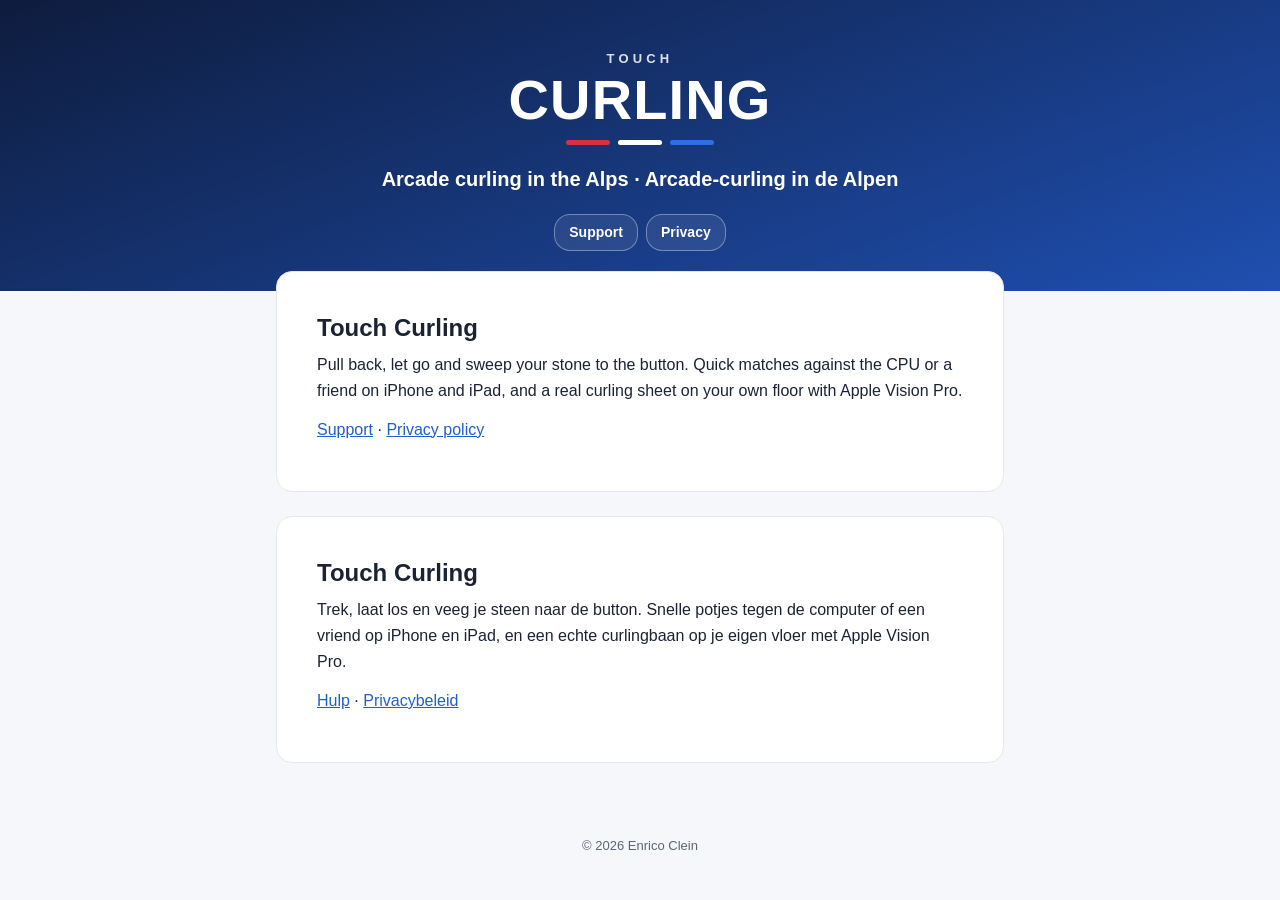
<file: index.html>
<!doctype html>
<html lang="en">
<head>
<meta charset="utf-8">
<meta name="viewport" content="width=device-width, initial-scale=1">
<title>Touch Curling</title>
<meta name="description" content="Touch Curling: arcade curling for iPhone, iPad and Apple Vision Pro.">
<meta name="color-scheme" content="light dark">
<link rel="stylesheet" href="style.css">
</head>
<body>
<header>
  <div class="kicker">TOUCH</div>
  <div class="wordmark">CURLING</div>
  <div class="stripe" aria-hidden="true"><span></span><span></span><span></span></div>
  <h1>Arcade curling in the Alps · Arcade-curling in de Alpen</h1>
  <nav class="lang" aria-label="Pages">
    <a href="support.html">Support</a>
    <a href="privacy.html">Privacy</a>
  </nav>
</header>

<main>
  <article lang="en">
    <h2>Touch Curling</h2>
    <p>Pull back, let go and sweep your stone to the button. Quick matches against the CPU or a friend on iPhone and iPad, and a real curling sheet on your own floor with Apple Vision Pro.</p>
    <p><a href="support.html">Support</a> · <a href="privacy.html">Privacy policy</a></p>
  </article>
  <article lang="nl">
    <h2>Touch Curling</h2>
    <p>Trek, laat los en veeg je steen naar de button. Snelle potjes tegen de computer of een vriend op iPhone en iPad, en een echte curlingbaan op je eigen vloer met Apple Vision Pro.</p>
    <p><a href="support.html#nl">Hulp</a> · <a href="privacy.html#nl">Privacybeleid</a></p>
  </article>
</main>

<footer>© 2026 Enrico Clein</footer>
</body>
</html>
</file>
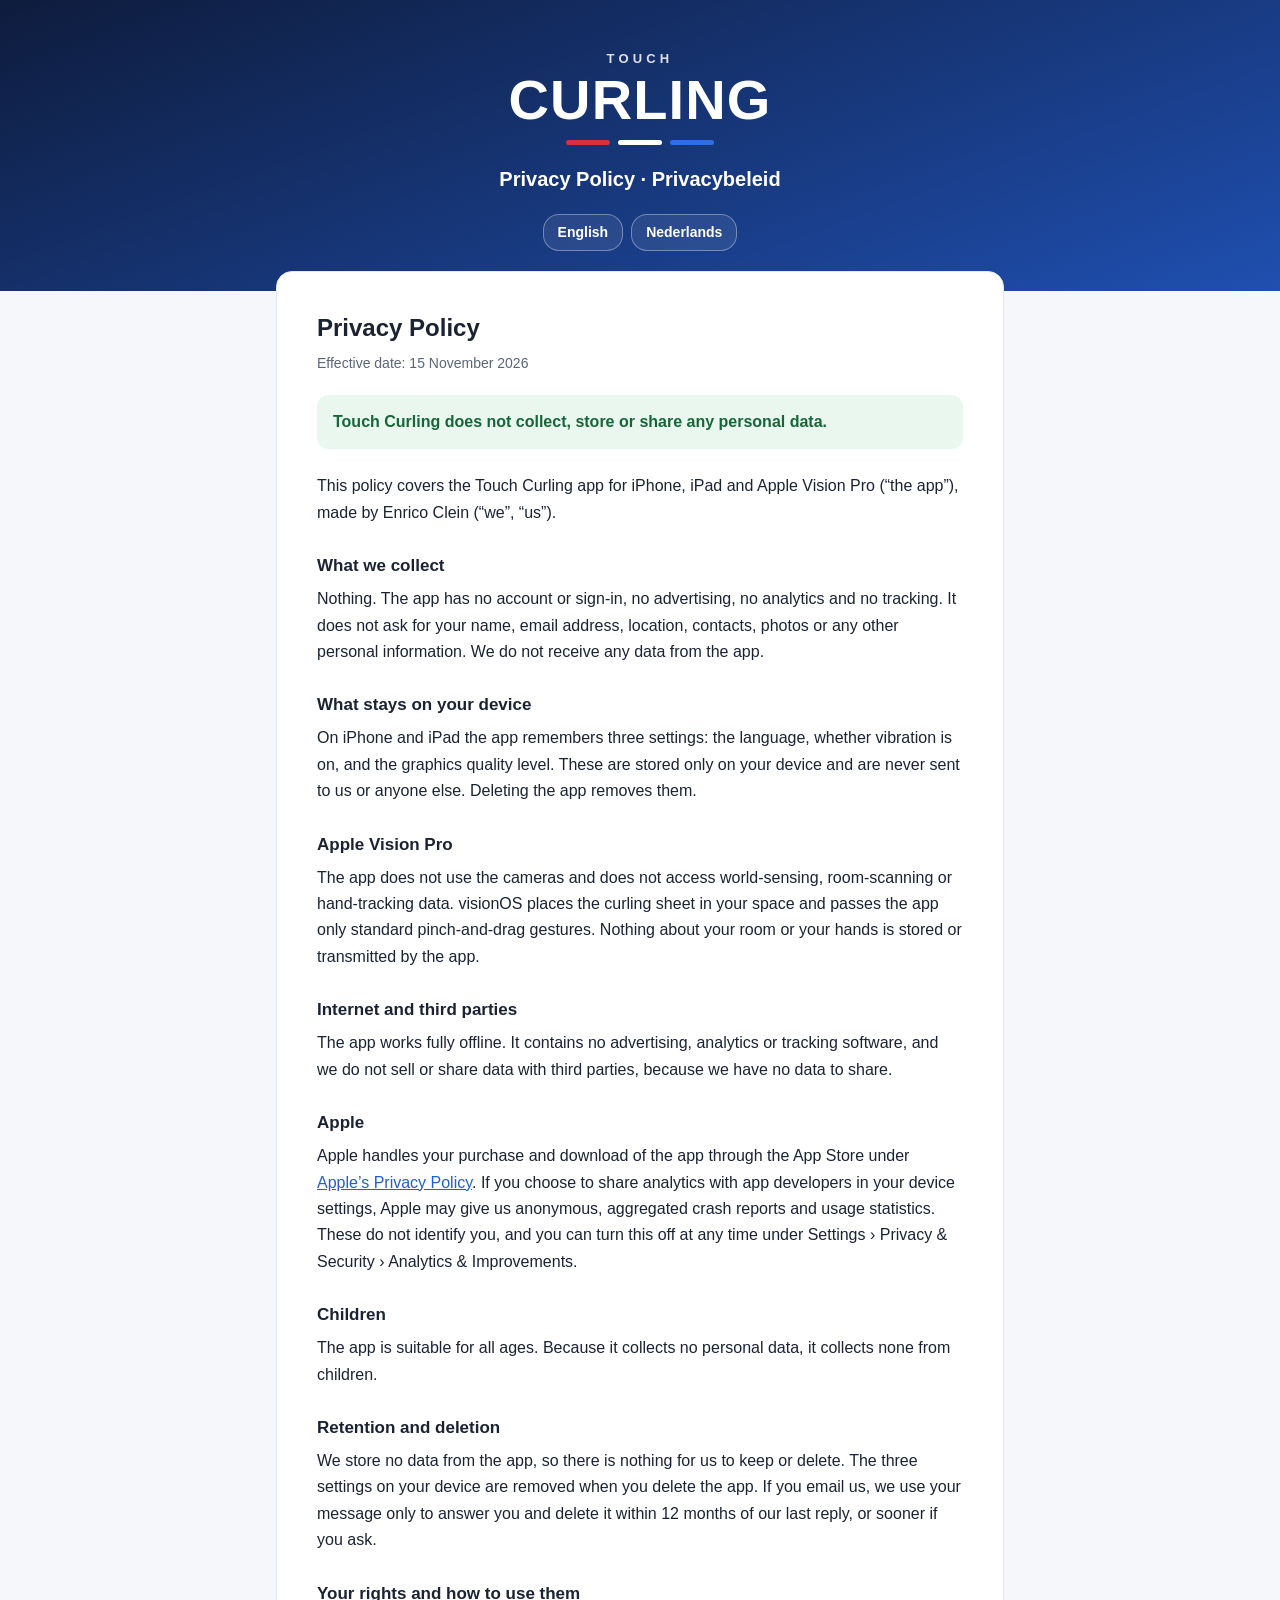
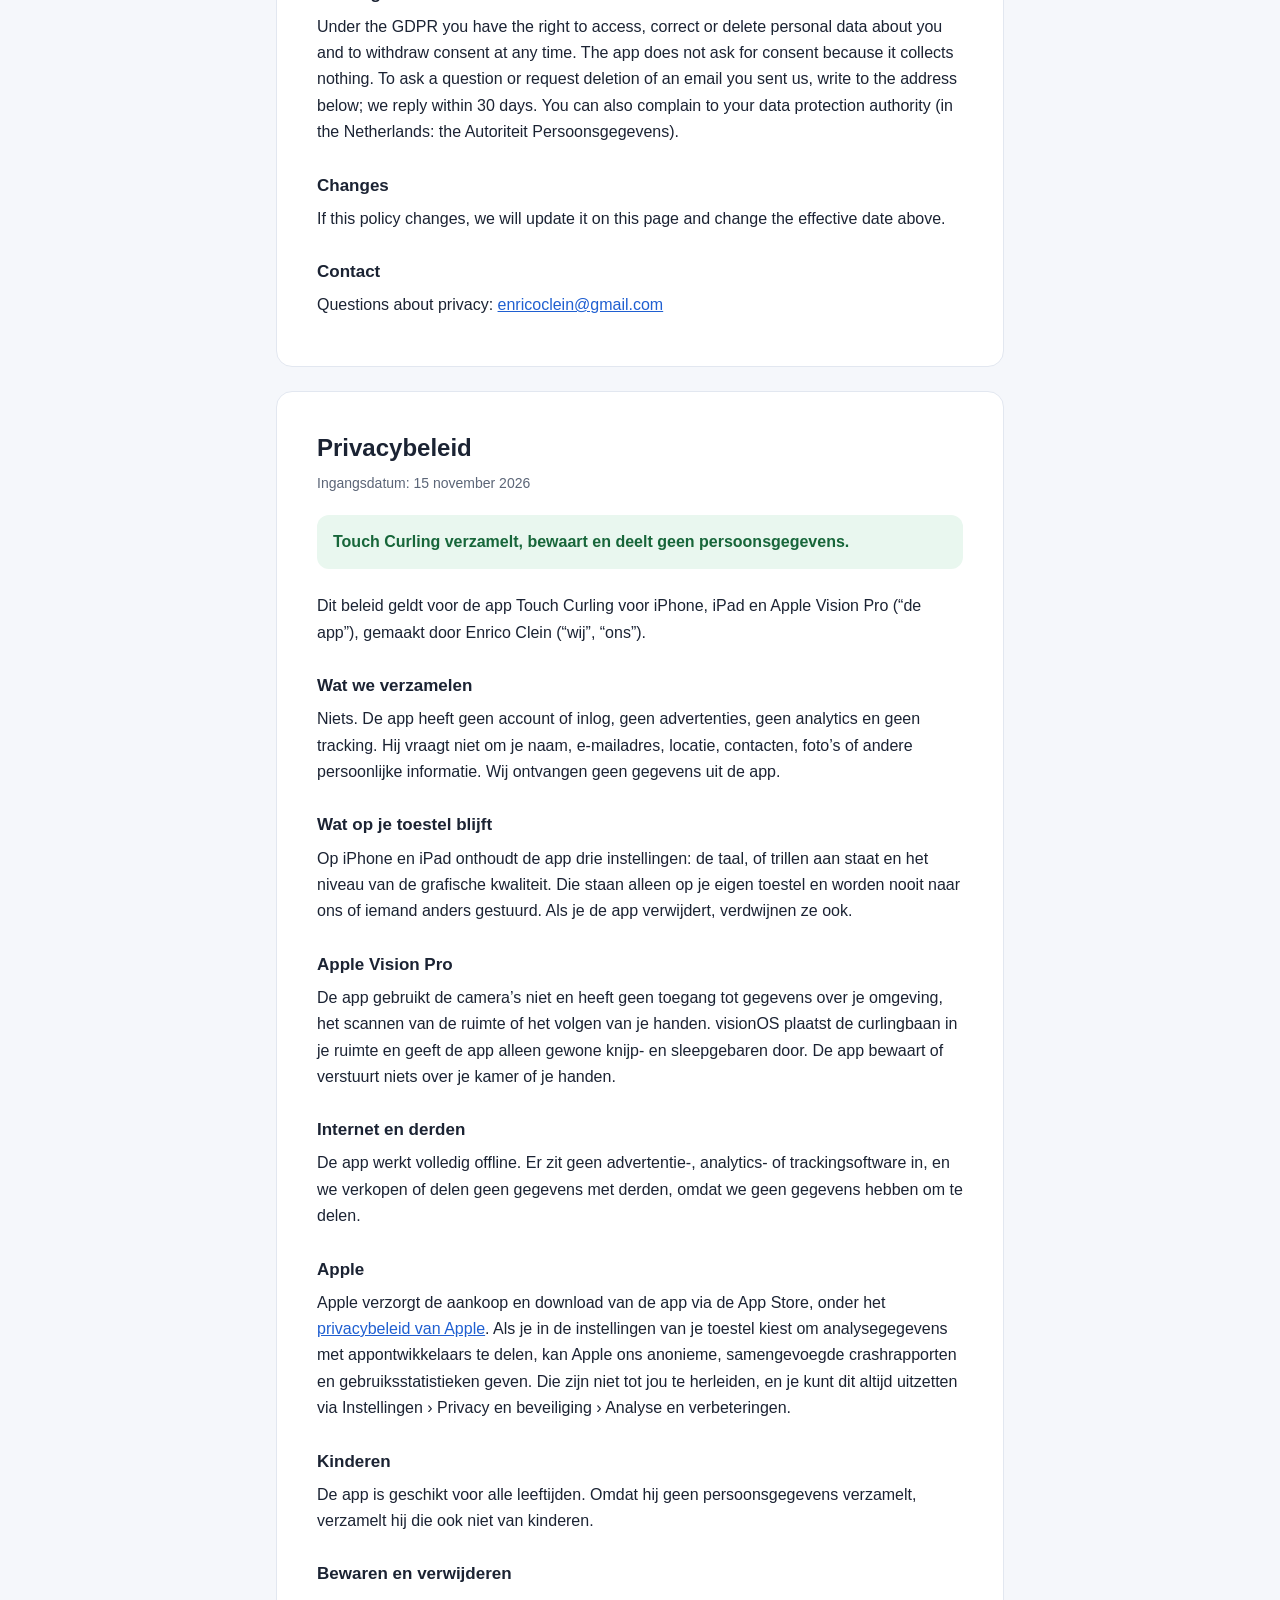
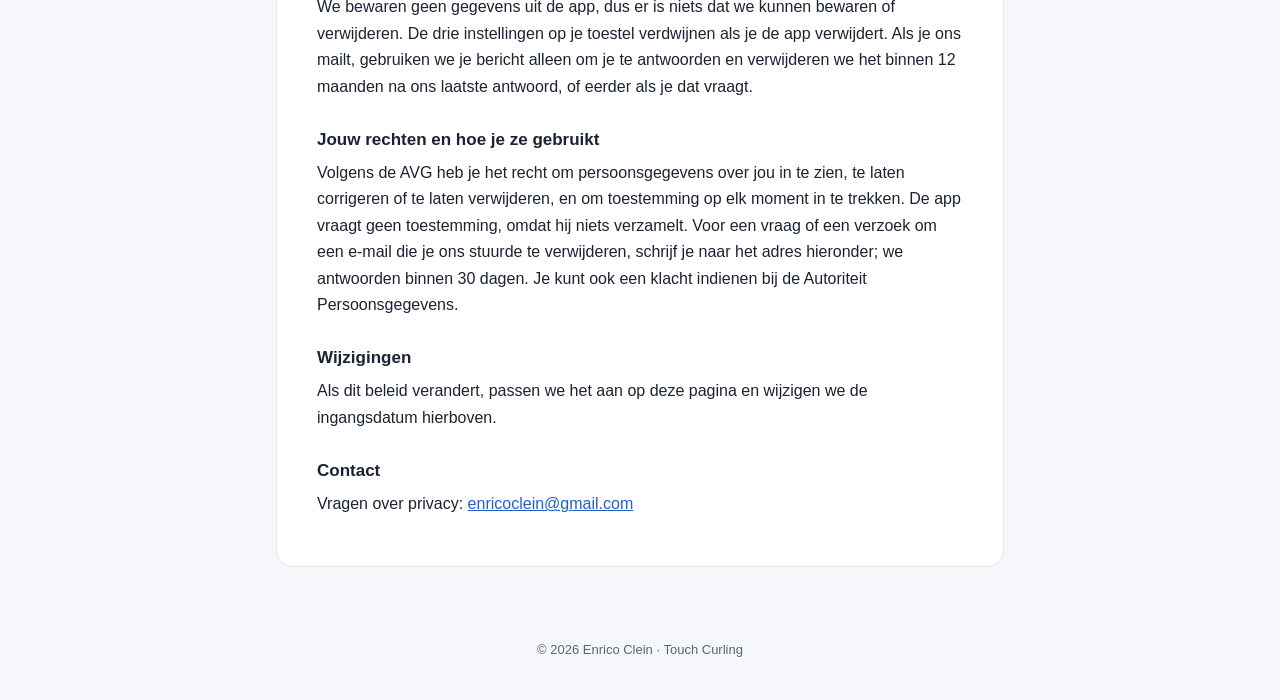
<file: privacy.html>
<!doctype html>
<html lang="en">
<head>
<meta charset="utf-8">
<meta name="viewport" content="width=device-width, initial-scale=1">
<title>Touch Curling – Privacy Policy</title>
<meta name="description" content="Privacy policy for Touch Curling on iPhone, iPad and Apple Vision Pro. The app collects no personal data.">
<meta name="color-scheme" content="light dark">
<link rel="stylesheet" href="style.css">
</head>
<body>
<header>
  <div class="kicker">TOUCH</div>
  <div class="wordmark">CURLING</div>
  <div class="stripe" aria-hidden="true"><span></span><span></span><span></span></div>
  <h1>Privacy Policy · Privacybeleid</h1>
  <nav class="lang" aria-label="Language">
    <a href="#en" hreflang="en">English</a>
    <a href="#nl" hreflang="nl">Nederlands</a>
  </nav>
</header>

<main>
  <article id="en" lang="en">
    <h2>Privacy Policy</h2>
    <p class="updated">Effective date: 15 November 2026</p>
    <p class="summary">Touch Curling does not collect, store or share any personal data.</p>

    <p>This policy covers the Touch Curling app for iPhone, iPad and Apple Vision Pro (“the app”), made by Enrico Clein (“we”, “us”).</p>

    <h3>What we collect</h3>
    <p>Nothing. The app has no account or sign-in, no advertising, no analytics and no tracking. It does not ask for your name, email address, location, contacts, photos or any other personal information. We do not receive any data from the app.</p>

    <h3>What stays on your device</h3>
    <p>On iPhone and iPad the app remembers three settings: the language, whether vibration is on, and the graphics quality level. These are stored only on your device and are never sent to us or anyone else. Deleting the app removes them.</p>

    <h3>Apple Vision Pro</h3>
    <p>The app does not use the cameras and does not access world-sensing, room-scanning or hand-tracking data. visionOS places the curling sheet in your space and passes the app only standard pinch-and-drag gestures. Nothing about your room or your hands is stored or transmitted by the app.</p>

    <h3>Internet and third parties</h3>
    <p>The app works fully offline. It contains no advertising, analytics or tracking software, and we do not sell or share data with third parties, because we have no data to share.</p>

    <h3>Apple</h3>
    <p>Apple handles your purchase and download of the app through the App Store under <a href="https://www.apple.com/legal/privacy/">Apple’s Privacy Policy</a>. If you choose to share analytics with app developers in your device settings, Apple may give us anonymous, aggregated crash reports and usage statistics. These do not identify you, and you can turn this off at any time under Settings › Privacy &amp; Security › Analytics &amp; Improvements.</p>

    <h3>Children</h3>
    <p>The app is suitable for all ages. Because it collects no personal data, it collects none from children.</p>

    <h3>Retention and deletion</h3>
    <p>We store no data from the app, so there is nothing for us to keep or delete. The three settings on your device are removed when you delete the app. If you email us, we use your message only to answer you and delete it within 12 months of our last reply, or sooner if you ask.</p>

    <h3>Your rights and how to use them</h3>
    <p>Under the GDPR you have the right to access, correct or delete personal data about you and to withdraw consent at any time. The app does not ask for consent because it collects nothing. To ask a question or request deletion of an email you sent us, write to the address below; we reply within 30 days. You can also complain to your data protection authority (in the Netherlands: the Autoriteit Persoonsgegevens).</p>

    <h3>Changes</h3>
    <p>If this policy changes, we will update it on this page and change the effective date above.</p>

    <h3>Contact</h3>
    <p>Questions about privacy: <a href="mailto:enricoclein@gmail.com">enricoclein@gmail.com</a></p>
  </article>

  <article id="nl" lang="nl">
    <h2>Privacybeleid</h2>
    <p class="updated">Ingangsdatum: 15 november 2026</p>
    <p class="summary">Touch Curling verzamelt, bewaart en deelt geen persoonsgegevens.</p>

    <p>Dit beleid geldt voor de app Touch Curling voor iPhone, iPad en Apple Vision Pro (“de app”), gemaakt door Enrico Clein (“wij”, “ons”).</p>

    <h3>Wat we verzamelen</h3>
    <p>Niets. De app heeft geen account of inlog, geen advertenties, geen analytics en geen tracking. Hij vraagt niet om je naam, e-mailadres, locatie, contacten, foto’s of andere persoonlijke informatie. Wij ontvangen geen gegevens uit de app.</p>

    <h3>Wat op je toestel blijft</h3>
    <p>Op iPhone en iPad onthoudt de app drie instellingen: de taal, of trillen aan staat en het niveau van de grafische kwaliteit. Die staan alleen op je eigen toestel en worden nooit naar ons of iemand anders gestuurd. Als je de app verwijdert, verdwijnen ze ook.</p>

    <h3>Apple Vision Pro</h3>
    <p>De app gebruikt de camera’s niet en heeft geen toegang tot gegevens over je omgeving, het scannen van de ruimte of het volgen van je handen. visionOS plaatst de curlingbaan in je ruimte en geeft de app alleen gewone knijp- en sleepgebaren door. De app bewaart of verstuurt niets over je kamer of je handen.</p>

    <h3>Internet en derden</h3>
    <p>De app werkt volledig offline. Er zit geen advertentie-, analytics- of trackingsoftware in, en we verkopen of delen geen gegevens met derden, omdat we geen gegevens hebben om te delen.</p>

    <h3>Apple</h3>
    <p>Apple verzorgt de aankoop en download van de app via de App Store, onder het <a href="https://www.apple.com/nl/legal/privacy/">privacybeleid van Apple</a>. Als je in de instellingen van je toestel kiest om analysegegevens met appontwikkelaars te delen, kan Apple ons anonieme, samengevoegde crashrapporten en gebruiksstatistieken geven. Die zijn niet tot jou te herleiden, en je kunt dit altijd uitzetten via Instellingen › Privacy en beveiliging › Analyse en verbeteringen.</p>

    <h3>Kinderen</h3>
    <p>De app is geschikt voor alle leeftijden. Omdat hij geen persoonsgegevens verzamelt, verzamelt hij die ook niet van kinderen.</p>

    <h3>Bewaren en verwijderen</h3>
    <p>We bewaren geen gegevens uit de app, dus er is niets dat we kunnen bewaren of verwijderen. De drie instellingen op je toestel verdwijnen als je de app verwijdert. Als je ons mailt, gebruiken we je bericht alleen om je te antwoorden en verwijderen we het binnen 12 maanden na ons laatste antwoord, of eerder als je dat vraagt.</p>

    <h3>Jouw rechten en hoe je ze gebruikt</h3>
    <p>Volgens de AVG heb je het recht om persoonsgegevens over jou in te zien, te laten corrigeren of te laten verwijderen, en om toestemming op elk moment in te trekken. De app vraagt geen toestemming, omdat hij niets verzamelt. Voor een vraag of een verzoek om een e-mail die je ons stuurde te verwijderen, schrijf je naar het adres hieronder; we antwoorden binnen 30 dagen. Je kunt ook een klacht indienen bij de Autoriteit Persoonsgegevens.</p>

    <h3>Wijzigingen</h3>
    <p>Als dit beleid verandert, passen we het aan op deze pagina en wijzigen we de ingangsdatum hierboven.</p>

    <h3>Contact</h3>
    <p>Vragen over privacy: <a href="mailto:enricoclein@gmail.com">enricoclein@gmail.com</a></p>
  </article>
</main>

<footer>© 2026 Enrico Clein · Touch Curling</footer>
</body>
</html>
</file>
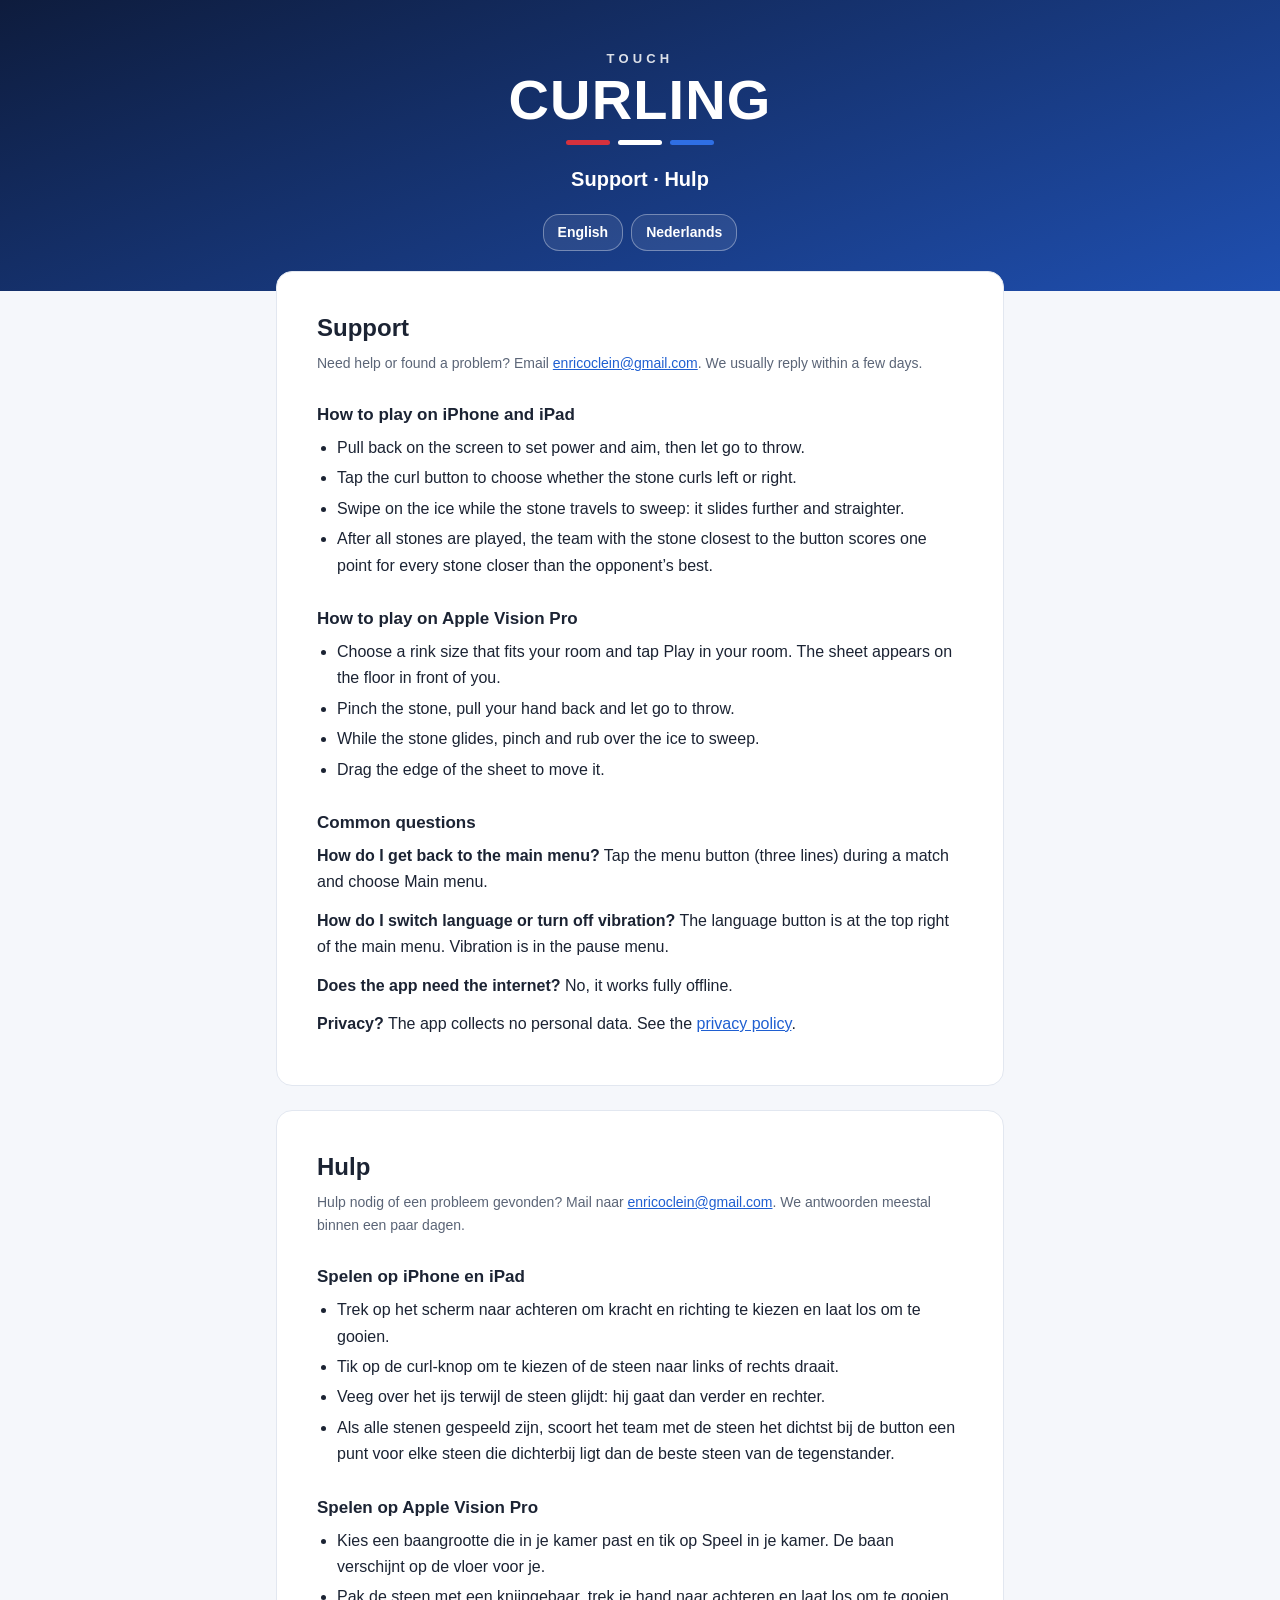
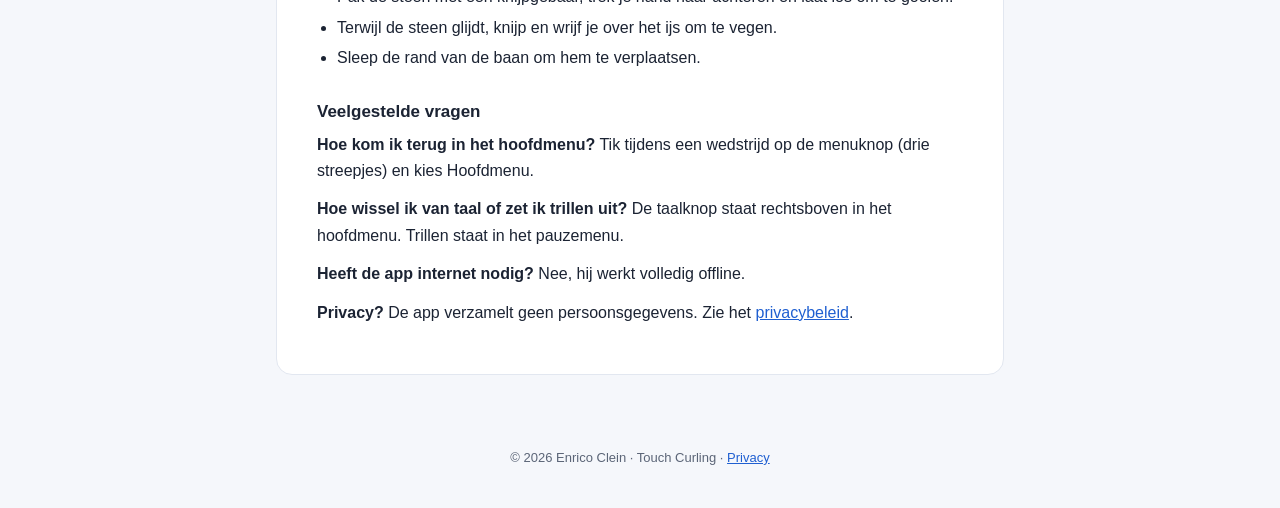
<file: support.html>
<!doctype html>
<html lang="en">
<head>
<meta charset="utf-8">
<meta name="viewport" content="width=device-width, initial-scale=1">
<title>Touch Curling – Support</title>
<meta name="description" content="Help and contact for Touch Curling on iPhone, iPad and Apple Vision Pro.">
<meta name="color-scheme" content="light dark">
<link rel="stylesheet" href="style.css">
</head>
<body>
<header>
  <div class="kicker">TOUCH</div>
  <div class="wordmark">CURLING</div>
  <div class="stripe" aria-hidden="true"><span></span><span></span><span></span></div>
  <h1>Support · Hulp</h1>
  <nav class="lang" aria-label="Language">
    <a href="#en" hreflang="en">English</a>
    <a href="#nl" hreflang="nl">Nederlands</a>
  </nav>
</header>

<main>
  <article id="en" lang="en">
    <h2>Support</h2>
    <p class="updated">Need help or found a problem? Email <a href="mailto:enricoclein@gmail.com">enricoclein@gmail.com</a>. We usually reply within a few days.</p>

    <h3>How to play on iPhone and iPad</h3>
    <ul>
      <li>Pull back on the screen to set power and aim, then let go to throw.</li>
      <li>Tap the curl button to choose whether the stone curls left or right.</li>
      <li>Swipe on the ice while the stone travels to sweep: it slides further and straighter.</li>
      <li>After all stones are played, the team with the stone closest to the button scores one point for every stone closer than the opponent’s best.</li>
    </ul>

    <h3>How to play on Apple Vision Pro</h3>
    <ul>
      <li>Choose a rink size that fits your room and tap Play in your room. The sheet appears on the floor in front of you.</li>
      <li>Pinch the stone, pull your hand back and let go to throw.</li>
      <li>While the stone glides, pinch and rub over the ice to sweep.</li>
      <li>Drag the edge of the sheet to move it.</li>
    </ul>

    <h3>Common questions</h3>
    <p><strong>How do I get back to the main menu?</strong> Tap the menu button (three lines) during a match and choose Main menu.</p>
    <p><strong>How do I switch language or turn off vibration?</strong> The language button is at the top right of the main menu. Vibration is in the pause menu.</p>
    <p><strong>Does the app need the internet?</strong> No, it works fully offline.</p>
    <p><strong>Privacy?</strong> The app collects no personal data. See the <a href="privacy.html">privacy policy</a>.</p>
  </article>

  <article id="nl" lang="nl">
    <h2>Hulp</h2>
    <p class="updated">Hulp nodig of een probleem gevonden? Mail naar <a href="mailto:enricoclein@gmail.com">enricoclein@gmail.com</a>. We antwoorden meestal binnen een paar dagen.</p>

    <h3>Spelen op iPhone en iPad</h3>
    <ul>
      <li>Trek op het scherm naar achteren om kracht en richting te kiezen en laat los om te gooien.</li>
      <li>Tik op de curl-knop om te kiezen of de steen naar links of rechts draait.</li>
      <li>Veeg over het ijs terwijl de steen glijdt: hij gaat dan verder en rechter.</li>
      <li>Als alle stenen gespeeld zijn, scoort het team met de steen het dichtst bij de button een punt voor elke steen die dichterbij ligt dan de beste steen van de tegenstander.</li>
    </ul>

    <h3>Spelen op Apple Vision Pro</h3>
    <ul>
      <li>Kies een baangrootte die in je kamer past en tik op Speel in je kamer. De baan verschijnt op de vloer voor je.</li>
      <li>Pak de steen met een knijpgebaar, trek je hand naar achteren en laat los om te gooien.</li>
      <li>Terwijl de steen glijdt, knijp en wrijf je over het ijs om te vegen.</li>
      <li>Sleep de rand van de baan om hem te verplaatsen.</li>
    </ul>

    <h3>Veelgestelde vragen</h3>
    <p><strong>Hoe kom ik terug in het hoofdmenu?</strong> Tik tijdens een wedstrijd op de menuknop (drie streepjes) en kies Hoofdmenu.</p>
    <p><strong>Hoe wissel ik van taal of zet ik trillen uit?</strong> De taalknop staat rechtsboven in het hoofdmenu. Trillen staat in het pauzemenu.</p>
    <p><strong>Heeft de app internet nodig?</strong> Nee, hij werkt volledig offline.</p>
    <p><strong>Privacy?</strong> De app verzamelt geen persoonsgegevens. Zie het <a href="privacy.html#nl">privacybeleid</a>.</p>
  </article>
</main>

<footer>© 2026 Enrico Clein · Touch Curling · <a href="privacy.html">Privacy</a></footer>
</body>
</html>
</file>
<file: style.css>
:root {
  --bg: #f5f7fb;
  --card: #ffffff;
  --text: #1b2333;
  --muted: #5b6577;
  --line: #e2e7f0;
  --accent: #1f5fd1;
  --red: #d6313d;
  --blue: #2f6fe4;
  --ok-bg: #e9f7ef;
  --ok-text: #17663a;
  --hero-1: #0e1c3d;
  --hero-2: #1f4fb0;
}
@media (prefers-color-scheme: dark) {
  :root {
    --bg: #0b1020;
    --card: #141b2e;
    --text: #e8ecf5;
    --muted: #9aa4b8;
    --line: #263049;
    --accent: #7aa8ff;
    --ok-bg: #12301f;
    --ok-text: #8fe0ad;
  }
}
* { box-sizing: border-box; }
html { -webkit-text-size-adjust: 100%; }
body {
  margin: 0;
  background: var(--bg);
  color: var(--text);
  font: 16px/1.65 -apple-system, BlinkMacSystemFont, "SF Pro Text", "Inter", "Segoe UI", Roboto, sans-serif;
}
header {
  background: linear-gradient(160deg, var(--hero-1), var(--hero-2));
  color: #fff;
  padding: 48px 16px 40px;
  text-align: center;
}
.kicker { letter-spacing: .32em; font-size: 13px; font-weight: 600; opacity: .85; }
.wordmark { font-size: clamp(36px, 9vw, 56px); font-weight: 800; letter-spacing: .02em; margin: 2px 0 10px; line-height: 1.05; }
.stripe { display: flex; gap: 8px; justify-content: center; margin-bottom: 18px; }
.stripe span { width: 44px; height: 5px; border-radius: 3px; }
.stripe span:nth-child(1) { background: var(--red); }
.stripe span:nth-child(2) { background: #fff; }
.stripe span:nth-child(3) { background: var(--blue); }
header h1 { font-size: 20px; font-weight: 600; margin: 0; }
nav.lang { margin-top: 18px; display: flex; gap: 8px; justify-content: center; flex-wrap: wrap; }
nav.lang a {
  color: #fff; text-decoration: none; font-size: 14px; font-weight: 600;
  padding: 6px 14px; border-radius: 16px; border: 1px solid rgba(255,255,255,.35);
  background: rgba(255,255,255,.08);
}
main { max-width: 760px; margin: -20px auto 0; padding: 0 16px 48px; }
article {
  background: var(--card); border: 1px solid var(--line); border-radius: 16px;
  padding: 28px 24px; margin-bottom: 24px;
}
@media (min-width: 640px) { article { padding: 36px 40px; } }
article > h2 { font-size: 24px; margin: 0 0 4px; }
.updated { color: var(--muted); font-size: 14px; margin: 0 0 20px; }
.summary {
  background: var(--ok-bg); color: var(--ok-text); border-radius: 12px;
  padding: 14px 16px; font-weight: 600; margin: 0 0 24px;
}
h3 { font-size: 17px; margin: 26px 0 6px; }
p, ul { margin: 0 0 12px; }
ul { padding-left: 20px; }
li { margin: 4px 0; }
a { color: var(--accent); }
footer { text-align: center; color: var(--muted); font-size: 13px; padding: 0 16px 40px; }
</file>
